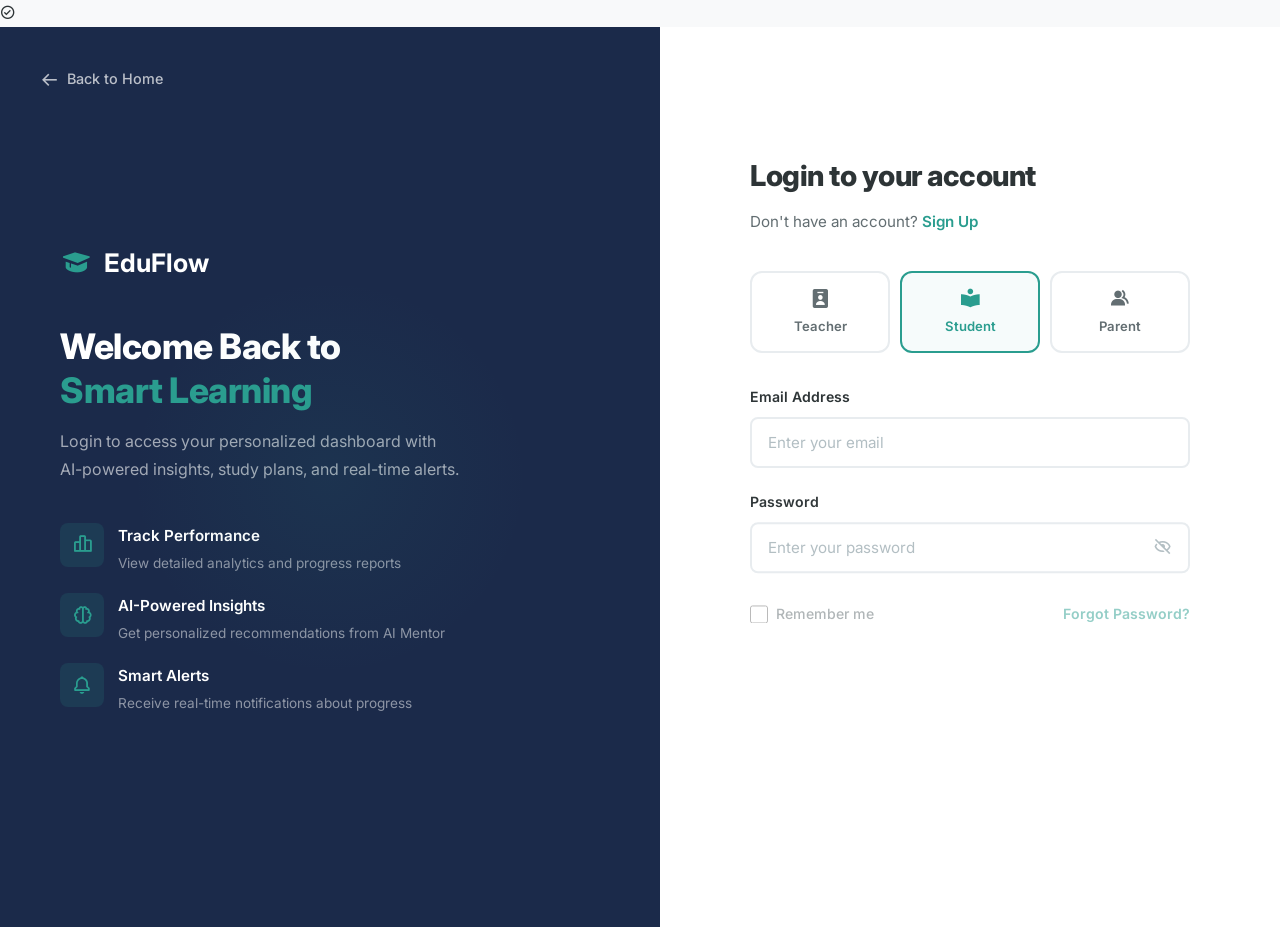
<file: pages/login.html>
<!DOCTYPE html>
<html lang="en">
<head>
    <meta charset="UTF-8">
    <meta name="viewport" content="width=device-width, initial-scale=1.0">
    <meta name="description" content="Login to EduFlow — Access your personalized dashboard as a Teacher, Student, or Parent.">
    <title>Login — EduFlow</title>

    <!-- Google Fonts -->
    <link rel="preconnect" href="https://fonts.googleapis.com">
    <link rel="preconnect" href="https://fonts.gstatic.com" crossorigin>
    <link href="https://fonts.googleapis.com/css2?family=Inter:wght@400;500;600;700;800&display=swap" rel="stylesheet">
    
    <!-- Boxicons -->
    <link href="https://unpkg.com/boxicons@2.1.4/css/boxicons.min.css" rel="stylesheet">
    
    <!-- Stylesheets (base + auth) -->
    <link rel="stylesheet" href="../css/style.css">
    <link rel="stylesheet" href="../css/auth.css">
</head>

<body>
    <!-- ============================================
         SUCCESS NOTIFICATION (hidden by default)
         ============================================ -->
    <div class="auth-success" id="auth-success">
        <i class='bx bx-check-circle'></i>
        <span></span>
    </div>


    <!-- ============================================
         LOGIN PAGE — Split screen layout
         ============================================ -->
    <div class="auth-page">
        
        <!-- ============================
             LEFT — Branding Panel
             ============================ -->
        <div class="auth-branding">
            <!-- Back to Home -->
            <a href="../index.html" class="auth-back">
                <i class='bx bx-arrow-back'></i>
                Back to Home
            </a>
            
            <!-- Logo -->
            <div class="auth-logo">
                <i class='bx bxs-graduation'></i>
                <span>EduFlow</span>
            </div>
            
            <!-- Headline -->
            <h2>Welcome Back to<br><span>Smart Learning</span></h2>
            <p>Login to access your personalized dashboard with AI-powered insights, study plans, and real-time alerts.</p>
            
            <!-- Features List -->
            <div class="auth-features">
                <div class="auth-feature">
                    <div class="auth-feature-icon">
                        <i class='bx bx-bar-chart-alt-2'></i>
                    </div>
                    <div>
                        <h4>Track Performance</h4>
                        <p>View detailed analytics and progress reports</p>
                    </div>
                </div>
                
                <div class="auth-feature">
                    <div class="auth-feature-icon">
                        <i class='bx bx-brain'></i>
                    </div>
                    <div>
                        <h4>AI-Powered Insights</h4>
                        <p>Get personalized recommendations from AI Mentor</p>
                    </div>
                </div>
                
                <div class="auth-feature">
                    <div class="auth-feature-icon">
                        <i class='bx bx-bell'></i>
                    </div>
                    <div>
                        <h4>Smart Alerts</h4>
                        <p>Receive real-time notifications about progress</p>
                    </div>
                </div>
            </div>
        </div>
        
        
        <!-- ============================
             RIGHT — Login Form
             ============================ -->
        <div class="auth-form-panel">
            <div class="auth-form-card">
                
                <!-- Mobile Header (visible only on mobile) -->
                <div class="auth-mobile-header">
                    <a href="../index.html" class="auth-back" style="position: static; color: var(--text-secondary);">
                        <i class='bx bx-arrow-back'></i>
                        Home
                    </a>
                    <div class="auth-logo" style="margin-bottom: 0; font-size: 1.2rem; color: var(--primary);">
                        <i class='bx bxs-graduation'></i>
                        <span>EduFlow</span>
                    </div>
                </div>
                
                <!-- Form Header -->
                <div class="auth-form-header">
                    <h2>Login to your account</h2>
                    <p>Don't have an account? <a href="signup.html">Sign Up</a></p>
                </div>
                
                <!-- Role Selection Tabs -->
                <div class="role-tabs">
                    <div class="role-tab" data-role="teacher">
                        <i class='bx bxs-user-badge'></i>
                        <span>Teacher</span>
                    </div>
                    <div class="role-tab active" data-role="student">
                        <i class='bx bxs-book-reader'></i>
                        <span>Student</span>
                    </div>
                    <div class="role-tab" data-role="parent">
                        <i class='bx bxs-group'></i>
                        <span>Parent</span>
                    </div>
                </div>
                
                <!-- Login Form -->
                <form class="auth-form" id="login-form" novalidate>
                    <!-- Email -->
                    <div class="form-group">
                        <label class="form-label" for="login-email">Email Address</label>
                        <input 
                            type="email" 
                            class="form-input" 
                            id="login-email" 
                            placeholder="Enter your email"
                            autocomplete="email"
                            required
                        >
                        <span class="form-error">Please enter a valid email</span>
                    </div>
                    
                    <!-- Password -->
                    <div class="form-group">
                        <label class="form-label" for="login-password">Password</label>
                        <div class="input-wrapper">
                            <input 
                                type="password" 
                                class="form-input" 
                                id="login-password" 
                                placeholder="Enter your password"
                                autocomplete="current-password"
                                required
                            >
                            <button type="button" class="password-toggle" aria-label="Toggle password visibility">
                                <i class='bx bx-hide'></i>
                            </button>
                        </div>
                        <span class="form-error">Password must be at least 6 characters</span>
                    </div>
                    
                    <!-- Remember Me + Forgot Password -->
                    <div class="form-row">
                        <label class="form-checkbox">
                            <input type="checkbox" id="remember-checkbox">
                            Remember me
                        </label>
                        <a href="#" class="form-forgot">Forgot Password?</a>
                    </div>
                    
                    <!-- Submit Button -->
                    <button type="submit" class="auth-submit">
                        <i class='bx bx-log-in'></i>
                        Login
                    </button>
                </form>
                
                <!-- Divider -->
                <div class="auth-divider">
                    <span>or continue with</span>
                </div>
                
                <!-- Switch to Signup -->
                <div class="auth-switch">
                    New to EduFlow? <a href="signup.html">Create an account</a>
                </div>
            </div>
        </div>
    </div>


    <!-- Scripts -->
    <script src="https://cdnjs.cloudflare.com/ajax/libs/gsap/3.12.5/gsap.min.js"></script>
    <script src="../js/config.js"></script>
    <script src="../js/auth.js"></script>
</body>
</html>
</file>
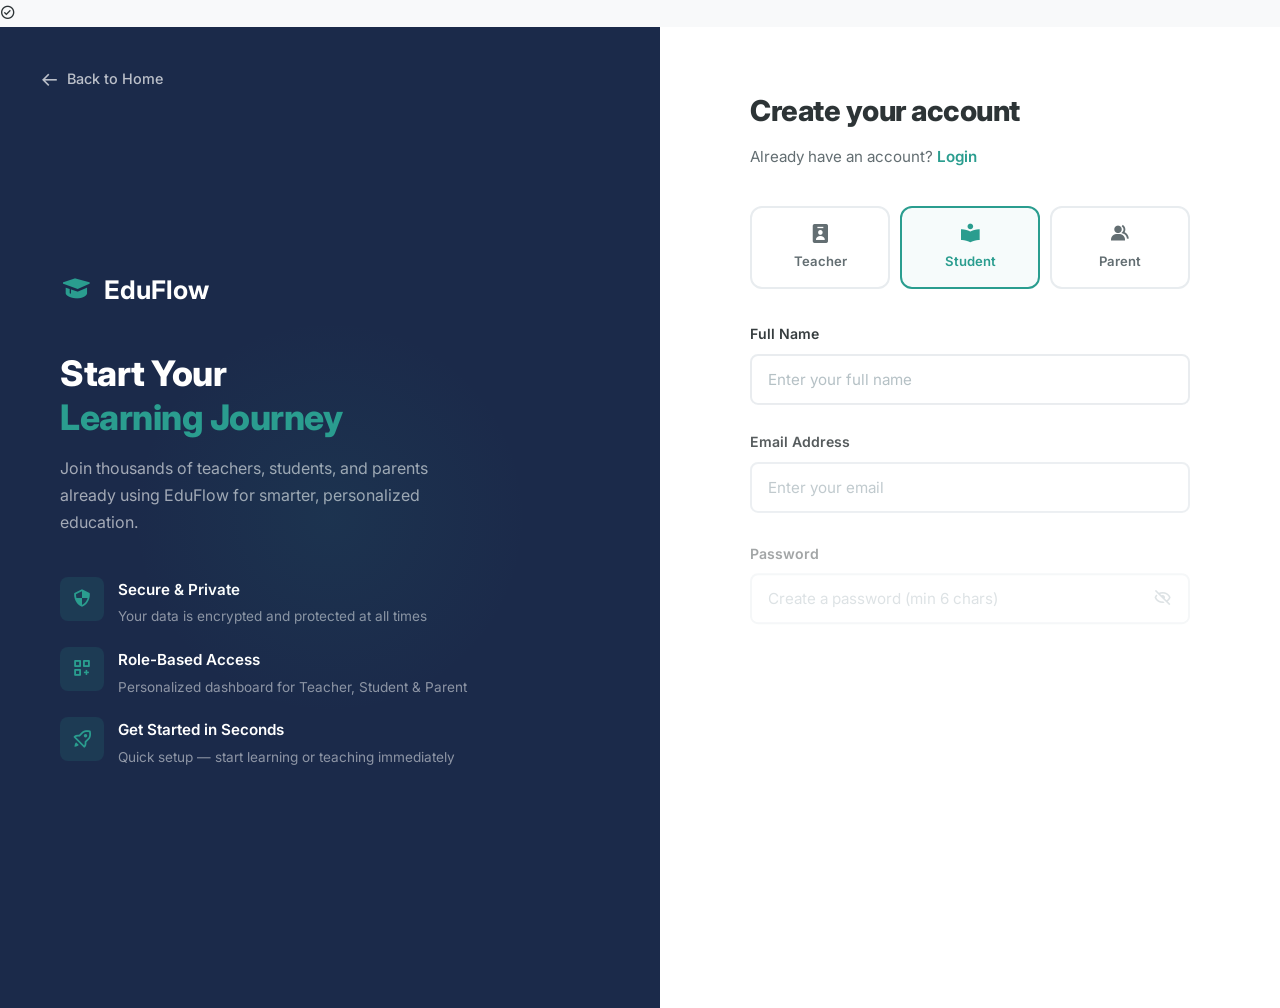
<file: pages/signup.html>
<!DOCTYPE html>
<html lang="en">
<head>
    <meta charset="UTF-8">
    <meta name="viewport" content="width=device-width, initial-scale=1.0">
    <meta name="description" content="Sign up for EduFlow — Create your account as a Teacher, Student, or Parent and start learning smarter.">
    <title>Sign Up — EduFlow</title>

    <!-- Google Fonts -->
    <link rel="preconnect" href="https://fonts.googleapis.com">
    <link rel="preconnect" href="https://fonts.gstatic.com" crossorigin>
    <link href="https://fonts.googleapis.com/css2?family=Inter:wght@400;500;600;700;800&display=swap" rel="stylesheet">
    
    <!-- Boxicons -->
    <link href="https://unpkg.com/boxicons@2.1.4/css/boxicons.min.css" rel="stylesheet">
    
    <!-- Stylesheets (base + auth) -->
    <link rel="stylesheet" href="../css/style.css">
    <link rel="stylesheet" href="../css/auth.css">
</head>

<body>
    <!-- ============================================
         SUCCESS NOTIFICATION (hidden by default)
         ============================================ -->
    <div class="auth-success" id="auth-success">
        <i class='bx bx-check-circle'></i>
        <span></span>
    </div>


    <!-- ============================================
         SIGNUP PAGE — Split screen layout
         ============================================ -->
    <div class="auth-page">
        
        <!-- ============================
             LEFT — Branding Panel
             ============================ -->
        <div class="auth-branding">
            <!-- Back to Home -->
            <a href="../index.html" class="auth-back">
                <i class='bx bx-arrow-back'></i>
                Back to Home
            </a>
            
            <!-- Logo -->
            <div class="auth-logo">
                <i class='bx bxs-graduation'></i>
                <span>EduFlow</span>
            </div>
            
            <!-- Headline -->
            <h2>Start Your<br><span>Learning Journey</span></h2>
            <p>Join thousands of teachers, students, and parents already using EduFlow for smarter, personalized education.</p>
            
            <!-- Features List -->
            <div class="auth-features">
                <div class="auth-feature">
                    <div class="auth-feature-icon">
                        <i class='bx bx-shield-quarter'></i>
                    </div>
                    <div>
                        <h4>Secure & Private</h4>
                        <p>Your data is encrypted and protected at all times</p>
                    </div>
                </div>
                
                <div class="auth-feature">
                    <div class="auth-feature-icon">
                        <i class='bx bx-customize'></i>
                    </div>
                    <div>
                        <h4>Role-Based Access</h4>
                        <p>Personalized dashboard for Teacher, Student & Parent</p>
                    </div>
                </div>
                
                <div class="auth-feature">
                    <div class="auth-feature-icon">
                        <i class='bx bx-rocket'></i>
                    </div>
                    <div>
                        <h4>Get Started in Seconds</h4>
                        <p>Quick setup — start learning or teaching immediately</p>
                    </div>
                </div>
            </div>
        </div>
        
        
        <!-- ============================
             RIGHT — Signup Form
             ============================ -->
        <div class="auth-form-panel">
            <div class="auth-form-card">
                
                <!-- Mobile Header (visible only on mobile) -->
                <div class="auth-mobile-header">
                    <a href="../index.html" class="auth-back" style="position: static; color: var(--text-secondary);">
                        <i class='bx bx-arrow-back'></i>
                        Home
                    </a>
                    <div class="auth-logo" style="margin-bottom: 0; font-size: 1.2rem; color: var(--primary);">
                        <i class='bx bxs-graduation'></i>
                        <span>EduFlow</span>
                    </div>
                </div>
                
                <!-- Form Header -->
                <div class="auth-form-header">
                    <h2>Create your account</h2>
                    <p>Already have an account? <a href="login.html">Login</a></p>
                </div>
                
                <!-- Role Selection Tabs -->
                <div class="role-tabs">
                    <div class="role-tab" data-role="teacher">
                        <i class='bx bxs-user-badge'></i>
                        <span>Teacher</span>
                    </div>
                    <div class="role-tab active" data-role="student">
                        <i class='bx bxs-book-reader'></i>
                        <span>Student</span>
                    </div>
                    <div class="role-tab" data-role="parent">
                        <i class='bx bxs-group'></i>
                        <span>Parent</span>
                    </div>
                </div>
                
                <!-- Signup Form -->
                <form class="auth-form" id="signup-form" novalidate>
                    <!-- Full Name -->
                    <div class="form-group">
                        <label class="form-label" for="signup-name">Full Name</label>
                        <input 
                            type="text" 
                            class="form-input" 
                            id="signup-name" 
                            placeholder="Enter your full name"
                            autocomplete="name"
                            required
                        >
                        <span class="form-error">Please enter your name</span>
                    </div>
                    
                    <!-- Email -->
                    <div class="form-group">
                        <label class="form-label" for="signup-email">Email Address</label>
                        <input 
                            type="email" 
                            class="form-input" 
                            id="signup-email" 
                            placeholder="Enter your email"
                            autocomplete="email"
                            required
                        >
                        <span class="form-error">Please enter a valid email</span>
                    </div>
                    
                    <!-- Password -->
                    <div class="form-group">
                        <label class="form-label" for="signup-password">Password</label>
                        <div class="input-wrapper">
                            <input 
                                type="password" 
                                class="form-input" 
                                id="signup-password" 
                                placeholder="Create a password (min 6 chars)"
                                autocomplete="new-password"
                                required
                            >
                            <button type="button" class="password-toggle" aria-label="Toggle password visibility">
                                <i class='bx bx-hide'></i>
                            </button>
                        </div>
                        <span class="form-error">Password must be at least 6 characters</span>
                    </div>
                    
                    <!-- Confirm Password -->
                    <div class="form-group">
                        <label class="form-label" for="signup-confirm-password">Confirm Password</label>
                        <div class="input-wrapper">
                            <input 
                                type="password" 
                                class="form-input" 
                                id="signup-confirm-password" 
                                placeholder="Re-enter your password"
                                autocomplete="new-password"
                                required
                            >
                            <button type="button" class="password-toggle" aria-label="Toggle password visibility">
                                <i class='bx bx-hide'></i>
                            </button>
                        </div>
                        <span class="form-error">Passwords do not match</span>
                    </div>
                    
                    <!-- Terms & Conditions -->
                    <div class="form-row">
                        <label class="form-checkbox">
                            <input type="checkbox" id="terms-checkbox">
                            I agree to the <a href="#" style="color: var(--secondary); font-weight: 600;">Terms & Conditions</a>
                        </label>
                    </div>
                    
                    <!-- Submit Button -->
                    <button type="submit" class="auth-submit">
                        <i class='bx bx-user-plus'></i>
                        Create Account
                    </button>
                </form>
                
                <!-- Divider -->
                <div class="auth-divider">
                    <span>or continue with</span>
                </div>
                
                <!-- Switch to Login -->
                <div class="auth-switch">
                    Already have an account? <a href="login.html">Login here</a>
                </div>
            </div>
        </div>
    </div>


    <!-- Scripts -->
    <script src="https://cdnjs.cloudflare.com/ajax/libs/gsap/3.12.5/gsap.min.js"></script>
    <script src="../js/config.js"></script>
    <script src="../js/auth.js"></script>
</body>
</html>
</file>
<file: css/style.css>
/* ========================================
   EduFlow AI — Main Stylesheet
   ========================================
   
   STRUCTURE:
   1. CSS Variables (Color Palette, Spacing, etc.)
   2. Reset & Base Styles
   3. Utility Classes
   4. Buttons
   5. Navbar
   6. Hero Section
   7. Roles Section
   8. Workflow / Timeline Section
   9. AI Features Section
   10. Alerts Section
   11. Stats Section
   12. CTA Section
   13. Footer
   14. Responsive Styles (Tablet → Mobile → Small Mobile)
   
   ======================================== */


/* ========================================
   1. CSS VARIABLES
   ======================================== */
:root {
    /* --- Primary Colors --- */
    --primary: #1B2A4A;
    --primary-light: #243B6A;
    --secondary: #2A9D8F;
    --secondary-light: #35C4B3;
    
    /* --- Role Colors (each role has its own solid color) --- */
    --teacher: #264653;
    --student: #2A9D8F;
    --parent: #E76F51;
    
    /* --- AI Accent --- */
    --ai-accent: #6C3483;
    --ai-accent-light: #8E44AD;
    
    /* --- Backgrounds --- */
    --bg-light: #F8F9FA;
    --bg-dark: #1A1A2E;
    --bg-white: #FFFFFF;
    
    /* --- Text Colors --- */
    --text-primary: #2D3436;
    --text-secondary: #636E72;
    --text-light: #B2BEC3;
    --text-white: #FFFFFF;
    
    /* --- Borders & Shadows (no gradients, just clean shadows) --- */
    --border: #E8ECEF;
    --shadow-sm: 0 2px 8px rgba(0, 0, 0, 0.06);
    --shadow-md: 0 4px 20px rgba(0, 0, 0, 0.08);
    --shadow-lg: 0 8px 30px rgba(0, 0, 0, 0.12);
    --shadow-xl: 0 20px 60px rgba(0, 0, 0, 0.15);
    
    /* --- Spacing --- */
    --section-padding: 100px 0;
    --container-max: 1200px;
    
    /* --- Border Radius --- */
    --radius-sm: 8px;
    --radius-md: 12px;
    --radius-lg: 20px;
    --radius-xl: 28px;
    
    /* --- Transitions --- */
    --transition-fast: 0.2s ease;
    --transition: 0.3s ease;
    --transition-slow: 0.5s ease;
}


/* ========================================
   2. RESET & BASE STYLES
   ======================================== */
*,
*::before,
*::after {
    margin: 0;
    padding: 0;
    box-sizing: border-box;
}

html {
    scroll-behavior: smooth;
    scroll-padding-top: 80px;
}

body {
    font-family: 'Inter', -apple-system, BlinkMacSystemFont, 'Segoe UI', sans-serif;
    font-size: 16px;
    line-height: 1.7;
    color: var(--text-primary);
    background-color: var(--bg-light);
    overflow-x: hidden;
    -webkit-font-smoothing: antialiased;
    -moz-osx-font-smoothing: grayscale;
}

a {
    text-decoration: none;
    color: inherit;
    transition: var(--transition);
}

ul {
    list-style: none;
}

img {
    max-width: 100%;
    display: block;
}


/* ========================================
   3. UTILITY CLASSES
   ======================================== */

/* Container — max-width with center alignment */
.container {
    width: 100%;
    max-width: var(--container-max);
    margin: 0 auto;
    padding: 0 24px;
}

/* Section Header — centered title block used in every section */
.section-header {
    text-align: center;
    margin-bottom: 64px;
}

/* Section Tag — small colored badge above title */
.section-tag {
    display: inline-block;
    padding: 6px 16px;
    background-color: rgba(42, 157, 143, 0.1);
    color: var(--secondary);
    font-size: 0.85rem;
    font-weight: 600;
    border-radius: 50px;
    margin-bottom: 16px;
    letter-spacing: 0.5px;
}

/* Light variant for dark backgrounds */
.section-tag-light {
    background-color: rgba(42, 157, 143, 0.2);
    color: var(--secondary-light);
}

/* Section Title */
.section-title {
    font-size: 2.5rem;
    font-weight: 800;
    color: var(--text-primary);
    margin-bottom: 16px;
    letter-spacing: -0.5px;
}

/* Light variant for dark backgrounds */
.section-header-light .section-title {
    color: var(--text-white);
}

/* Section Subtitle */
.section-subtitle {
    font-size: 1.1rem;
    color: var(--text-secondary);
    max-width: 600px;
    margin: 0 auto;
    line-height: 1.8;
}

/* Light variant for dark backgrounds */
.section-header-light .section-subtitle {
    color: var(--text-light);
}


/* ========================================
   4. BUTTONS
   ======================================== */
.btn {
    display: inline-flex;
    align-items: center;
    gap: 8px;
    padding: 12px 28px;
    font-size: 0.95rem;
    font-weight: 600;
    border-radius: var(--radius-sm);
    border: 2px solid transparent;
    cursor: pointer;
    transition: var(--transition);
    font-family: inherit;
    white-space: nowrap;
}

.btn i {
    font-size: 1.2rem;
}

/* Large button */
.btn-lg {
    padding: 16px 32px;
    font-size: 1rem;
}

/* Primary button — solid teal */
.btn-primary {
    background-color: var(--secondary);
    color: var(--text-white);
    border-color: var(--secondary);
}

.btn-primary:hover {
    background-color: var(--secondary-light);
    border-color: var(--secondary-light);
    transform: translateY(-2px);
    box-shadow: 0 8px 25px rgba(42, 157, 143, 0.3);
}

/* Outline button — transparent with teal border */
.btn-outline {
    background-color: transparent;
    color: var(--secondary);
    border-color: var(--secondary);
}

.btn-outline:hover {
    background-color: var(--secondary);
    color: var(--text-white);
    transform: translateY(-2px);
}

/* White button — solid white (for dark backgrounds) */
.btn-white {
    background-color: var(--bg-white);
    color: var(--primary);
    border-color: var(--bg-white);
}

.btn-white:hover {
    background-color: transparent;
    color: var(--text-white);
    border-color: var(--text-white);
    transform: translateY(-2px);
}

/* Outline white button */
.btn-outline-white {
    background-color: transparent;
    color: var(--text-white);
    border-color: rgba(255, 255, 255, 0.4);
}

.btn-outline-white:hover {
    background-color: var(--bg-white);
    color: var(--primary);
    transform: translateY(-2px);
}


/* ========================================
   5. NAVBAR
   ======================================== */
.navbar {
    position: fixed;
    top: 0;
    left: 0;
    width: 100%;
    z-index: 1000;
    padding: 20px 0;
    transition: var(--transition);
    background-color: transparent;
}

/* Scrolled state — white background with shadow */
.navbar.scrolled {
    padding: 12px 0;
    background-color: var(--bg-white);
    box-shadow: var(--shadow-sm);
}

.nav-container {
    display: flex;
    align-items: center;
    justify-content: space-between;
}

/* Logo */
.nav-logo {
    display: flex;
    align-items: center;
    gap: 10px;
    font-size: 1.4rem;
    font-weight: 600;
    color: var(--text-white);
    z-index: 1001;
}

.navbar.scrolled .nav-logo {
    color: var(--primary);
}

.nav-logo i {
    font-size: 1.8rem;
    color: var(--secondary);
}

.nav-logo strong {
    color: var(--secondary);
}

/* Nav Menu — horizontal links */
.nav-menu {
    display: flex;
    align-items: center;
    gap: 8px;
}

/* Nav Links */
.nav-link {
    padding: 8px 16px;
    font-size: 0.9rem;
    font-weight: 500;
    color: rgba(255, 255, 255, 0.8);
    border-radius: var(--radius-sm);
    transition: var(--transition);
}

.navbar.scrolled .nav-link {
    color: var(--text-secondary);
}

.nav-link:hover,
.nav-link.active {
    color: var(--text-white);
    background-color: rgba(255, 255, 255, 0.1);
}

.navbar.scrolled .nav-link:hover,
.navbar.scrolled .nav-link.active {
    color: var(--secondary);
    background-color: rgba(42, 157, 143, 0.08);
}

/* Nav CTA Button */
.nav-cta {
    padding: 10px 24px;
    font-size: 0.9rem;
}

/* Nav Auth Buttons — Login + Sign Up (Desktop) */
.nav-auth {
    display: flex;
    align-items: center;
    gap: 16px;
}

.nav-login {
    font-size: 0.9rem;
    font-weight: 600;
    color: rgba(255, 255, 255, 0.85);
    padding: 8px 4px;
    transition: var(--transition);
}

.nav-login:hover {
    color: var(--text-white);
}

.navbar.scrolled .nav-login {
    color: var(--text-secondary);
}

.navbar.scrolled .nav-login:hover {
    color: var(--secondary);
}

/* Mobile-only auth buttons inside nav menu */
.nav-menu-auth {
    display: none;
}

/* Hamburger Menu Button (hidden on desktop) */
.hamburger {
    display: none;
    flex-direction: column;
    gap: 5px;
    background: none;
    border: none;
    cursor: pointer;
    z-index: 1001;
    padding: 4px;
}

.hamburger span {
    width: 24px;
    height: 2.5px;
    background-color: var(--text-white);
    border-radius: 2px;
    transition: var(--transition);
}

.navbar.scrolled .hamburger span {
    background-color: var(--text-primary);
}

/* Hamburger active state — X icon */
.hamburger.active span:nth-child(1) {
    transform: rotate(45deg) translate(5px, 5px);
}

.hamburger.active span:nth-child(2) {
    opacity: 0;
}

.hamburger.active span:nth-child(3) {
    transform: rotate(-45deg) translate(5px, -5px);
}


/* ========================================
   6. HERO SECTION
   ======================================== */
.hero {
    padding: 160px 0 100px;
    background-color: var(--primary);
    position: relative;
    overflow: hidden;
}

/* Subtle radial highlight (not a gradient — just a soft glow) */
.hero::before {
    content: '';
    position: absolute;
    top: 0;
    left: 0;
    right: 0;
    bottom: 0;
    background: radial-gradient(circle at 70% 50%, rgba(42, 157, 143, 0.06) 0%, transparent 50%);
    pointer-events: none;
}

/* Two-column grid layout */
.hero-container {
    display: grid;
    grid-template-columns: 1fr 1fr;
    gap: 60px;
    align-items: center;
}

/* Hero Badge — small tag above title */
.hero-badge {
    display: inline-flex;
    align-items: center;
    gap: 8px;
    padding: 8px 18px;
    background-color: rgba(42, 157, 143, 0.15);
    color: var(--secondary-light);
    font-size: 0.85rem;
    font-weight: 500;
    border-radius: 50px;
    margin-bottom: 24px;
}

.hero-badge i {
    font-size: 1rem;
}

/* Hero Title */
.hero-title {
    font-size: 3.5rem;
    font-weight: 800;
    color: var(--text-white);
    line-height: 1.15;
    margin-bottom: 20px;
    letter-spacing: -1px;
}

.hero-title .highlight {
    color: var(--secondary);
}

/* Hero Subtitle */
.hero-subtitle {
    font-size: 1.1rem;
    color: rgba(255, 255, 255, 0.7);
    line-height: 1.8;
    margin-bottom: 36px;
    max-width: 520px;
}

/* Hero Action Buttons */
.hero-actions {
    display: flex;
    gap: 16px;
    margin-bottom: 48px;
    flex-wrap: wrap;
}

/* Mini Stats Row */
.hero-stats-mini {
    display: flex;
    align-items: center;
    gap: 24px;
}

.hero-stat-item strong {
    display: block;
    font-size: 1.5rem;
    color: var(--text-white);
    font-weight: 700;
}

.hero-stat-item span {
    font-size: 0.85rem;
    color: rgba(255, 255, 255, 0.5);
}

.hero-stat-divider {
    width: 1px;
    height: 40px;
    background-color: rgba(255, 255, 255, 0.15);
}


/* --- Hero Visual — Dashboard Card --- */
.hero-visual {
    position: relative;
    display: flex;
    justify-content: center;
    align-items: center;
    min-height: 400px;
}

/* Dashboard Card — looks like a mini app window */
.dashboard-card {
    background-color: var(--bg-white);
    border-radius: var(--radius-lg);
    box-shadow: var(--shadow-xl);
    width: 100%;
    max-width: 400px;
    overflow: hidden;
}

/* Dashboard Header — window-style dots */
.dashboard-header {
    display: flex;
    align-items: center;
    gap: 12px;
    padding: 14px 20px;
    background-color: var(--bg-light);
    border-bottom: 1px solid var(--border);
}

.dashboard-dots {
    display: flex;
    gap: 6px;
}

.dashboard-dots span {
    width: 10px;
    height: 10px;
    border-radius: 50%;
}

.dashboard-dots span:nth-child(1) { background-color: #FF6B6B; }
.dashboard-dots span:nth-child(2) { background-color: #FFC048; }
.dashboard-dots span:nth-child(3) { background-color: #51CF66; }

.dashboard-title {
    font-size: 0.8rem;
    color: var(--text-secondary);
    font-weight: 500;
}

/* Dashboard Body */
.dashboard-body {
    padding: 24px 20px;
}

/* Student Profile Row */
.dashboard-profile {
    display: flex;
    align-items: center;
    gap: 14px;
    margin-bottom: 24px;
}

.avatar {
    width: 44px;
    height: 44px;
    border-radius: 50%;
    background-color: var(--secondary);
    color: var(--text-white);
    display: flex;
    align-items: center;
    justify-content: center;
    font-weight: 700;
    font-size: 0.9rem;
}

.dashboard-profile h4 {
    font-size: 0.95rem;
    font-weight: 600;
    color: var(--text-primary);
}

.dashboard-profile p {
    font-size: 0.8rem;
    color: var(--text-secondary);
}

/* Performance Chart (CSS bars) */
.dashboard-chart {
    display: flex;
    align-items: flex-end;
    gap: 12px;
    height: 120px;
    padding: 0 8px;
    margin-bottom: 20px;
}

.chart-bar {
    flex: 1;
    background-color: var(--bar-color, var(--secondary));
    border-radius: 6px 6px 0 0;
    height: 0; /* Animated via JS */
    position: relative;
    transition: height 1s ease;
    opacity: 0.85;
}

.chart-bar:hover {
    opacity: 1;
}

.chart-label {
    position: absolute;
    bottom: -22px;
    left: 50%;
    transform: translateX(-50%);
    font-size: 0.7rem;
    color: var(--text-secondary);
    font-weight: 500;
}

/* AI Tip Box */
.dashboard-ai-tip {
    display: flex;
    align-items: center;
    gap: 10px;
    padding: 12px 16px;
    background-color: rgba(108, 52, 131, 0.08);
    border-radius: var(--radius-sm);
    border-left: 3px solid var(--ai-accent);
}

.dashboard-ai-tip i {
    color: var(--ai-accent);
    font-size: 1.2rem;
    flex-shrink: 0;
}

.dashboard-ai-tip span {
    font-size: 0.8rem;
    color: var(--ai-accent);
    font-weight: 500;
}


/* --- Floating Badges (positioned around dashboard card) --- */
.float-badge {
    position: absolute;
    display: flex;
    align-items: center;
    gap: 8px;
    padding: 10px 18px;
    background-color: var(--bg-white);
    border-radius: var(--radius-md);
    box-shadow: var(--shadow-lg);
    font-size: 0.82rem;
    font-weight: 600;
    color: var(--text-primary);
    white-space: nowrap;
}

.float-badge i {
    font-size: 1.1rem;
}

/* Badge positions */
.float-badge-1 {
    top: 10%;
    right: -10px;
}

.float-badge-1 i { color: #51CF66; }

.float-badge-2 {
    bottom: 25%;
    left: -30px;
}

.float-badge-2 i { color: var(--ai-accent); }

.float-badge-3 {
    bottom: 5%;
    right: 0;
}

.float-badge-3 i { color: var(--parent); }


/* ========================================
   7. ROLES SECTION
   ======================================== */
.roles {
    padding: var(--section-padding);
    background-color: var(--bg-white);
}

/* 3-column grid */
.roles-grid {
    display: grid;
    grid-template-columns: repeat(3, 1fr);
    gap: 32px;
}

/* Role Card */
.role-card {
    padding: 40px 32px;
    border-radius: var(--radius-lg);
    background-color: var(--bg-white);
    border: 1px solid var(--border);
    transition: var(--transition);
    position: relative;
    overflow: hidden;
}

/* Colored top border strip */
.role-card::before {
    content: '';
    position: absolute;
    top: 0;
    left: 0;
    right: 0;
    height: 4px;
    transition: var(--transition);
}

.role-teacher::before { background-color: var(--teacher); }
.role-student::before { background-color: var(--student); }
.role-parent::before { background-color: var(--parent); }

/* Card hover effect */
.role-card:hover {
    transform: translateY(-8px);
    box-shadow: var(--shadow-lg);
    border-color: transparent;
}

/* Role Icon */
.role-icon {
    width: 60px;
    height: 60px;
    border-radius: var(--radius-md);
    display: flex;
    align-items: center;
    justify-content: center;
    margin-bottom: 24px;
}

.role-icon i {
    font-size: 1.8rem;
    color: var(--text-white);
}

/* Each role icon gets its own solid color */
.role-teacher .role-icon { background-color: var(--teacher); }
.role-student .role-icon { background-color: var(--student); }
.role-parent .role-icon { background-color: var(--parent); }

.role-card h3 {
    font-size: 1.4rem;
    font-weight: 700;
    margin-bottom: 12px;
    color: var(--text-primary);
}

.role-card p {
    font-size: 0.95rem;
    color: var(--text-secondary);
    margin-bottom: 20px;
    line-height: 1.7;
}

/* Feature List */
.role-features {
    display: flex;
    flex-direction: column;
    gap: 10px;
}

.role-features li {
    display: flex;
    align-items: center;
    gap: 10px;
    font-size: 0.9rem;
    color: var(--text-primary);
    font-weight: 500;
}

.role-features li i {
    font-size: 1.1rem;
}

/* Check icon colors per role */
.role-teacher .role-features li i { color: var(--teacher); }
.role-student .role-features li i { color: var(--student); }
.role-parent .role-features li i { color: var(--parent); }


/* ========================================
   8. WORKFLOW / TIMELINE SECTION
   ======================================== */
.workflow {
    padding: var(--section-padding);
    background-color: var(--bg-light);
}

.timeline {
    position: relative;
    max-width: 900px;
    margin: 0 auto;
    padding: 20px 0;
}

/* Vertical connecting line */
.timeline-line {
    position: absolute;
    left: 50%;
    top: 0;
    bottom: 0;
    width: 3px;
    background-color: var(--border);
    transform: translateX(-50%);
}

/* Timeline Item — each step */
.timeline-item {
    display: flex;
    align-items: center;
    margin-bottom: 50px;
    position: relative;
}

.timeline-item:last-child {
    margin-bottom: 0;
}

/* Left-aligned items (odd steps) */
.timeline-left {
    justify-content: flex-start;
    padding-right: calc(50% + 40px);
}

/* Right-aligned items (even steps) */
.timeline-right {
    justify-content: flex-end;
    padding-left: calc(50% + 40px);
}

/* Center-aligned (final step) */
.timeline-center {
    justify-content: center;
    padding: 0;
    flex-direction: column;
    align-items: center;
    padding-top: 75px; /* Space for the larger dot + gap */
}

/* Timeline Dot — numbered circle on the line */
.timeline-dot {
    position: absolute;
    left: 50%;
    transform: translateX(-50%);
    width: 40px;
    height: 40px;
    border-radius: 50%;
    background-color: var(--secondary);
    display: flex;
    align-items: center;
    justify-content: center;
    z-index: 2;
    box-shadow: 0 0 0 6px var(--bg-light);
}

.timeline-dot span {
    font-size: 0.85rem;
    font-weight: 700;
    color: var(--text-white);
}

/* Final dot — larger, different color */
.timeline-dot-final {
    width: 50px;
    height: 50px;
    background-color: var(--primary);
    top: 0;
}

/* Timeline Content Card */
.timeline-content {
    background-color: var(--bg-white);
    padding: 28px;
    border-radius: var(--radius-md);
    box-shadow: var(--shadow-sm);
    border: 1px solid var(--border);
    transition: var(--transition);
    max-width: 100%;
}

.timeline-content:hover {
    box-shadow: var(--shadow-md);
    transform: translateY(-4px);
}

/* Final step content — centered */
.timeline-content-final {
    text-align: center;
    max-width: 400px;
}

/* Timeline Step Icon */
.timeline-icon {
    width: 44px;
    height: 44px;
    border-radius: var(--radius-sm);
    background-color: rgba(42, 157, 143, 0.1);
    display: flex;
    align-items: center;
    justify-content: center;
    margin-bottom: 16px;
}

.timeline-icon i {
    font-size: 1.3rem;
    color: var(--accent, var(--secondary));
}

.timeline-content h3 {
    font-size: 1.15rem;
    font-weight: 700;
    margin-bottom: 8px;
    color: var(--text-primary);
}

.timeline-content p {
    font-size: 0.9rem;
    color: var(--text-secondary);
    line-height: 1.6;
}


/* ========================================
   9. AI FEATURES SECTION (Dark Background)
   ======================================== */
.features {
    padding: var(--section-padding);
    background-color: var(--bg-dark);
}

/* 3-column grid */
.features-grid {
    display: grid;
    grid-template-columns: repeat(3, 1fr);
    gap: 32px;
}

/* Feature Card — glass-like on dark bg */
.feature-card {
    padding: 40px 32px;
    border-radius: var(--radius-lg);
    background-color: rgba(255, 255, 255, 0.05);
    border: 1px solid rgba(255, 255, 255, 0.08);
    transition: var(--transition);
}

.feature-card:hover {
    background-color: rgba(255, 255, 255, 0.08);
    transform: translateY(-8px);
    box-shadow: 0 20px 40px rgba(0, 0, 0, 0.3);
    border-color: rgba(255, 255, 255, 0.12);
}

/* Feature Icon */
.feature-icon {
    width: 60px;
    height: 60px;
    border-radius: var(--radius-md);
    background-color: rgba(108, 52, 131, 0.2);
    display: flex;
    align-items: center;
    justify-content: center;
    margin-bottom: 24px;
}

.feature-icon i {
    font-size: 1.8rem;
    color: var(--ai-accent-light);
}

.feature-card h3 {
    font-size: 1.3rem;
    font-weight: 700;
    color: var(--text-white);
    margin-bottom: 12px;
}

.feature-card p {
    font-size: 0.95rem;
    color: var(--text-light);
    line-height: 1.7;
    margin-bottom: 20px;
}

/* Feature Tags — small pills */
.feature-tags {
    display: flex;
    flex-wrap: wrap;
    gap: 8px;
}

.feature-tags span {
    padding: 4px 14px;
    font-size: 0.78rem;
    font-weight: 500;
    color: var(--secondary-light);
    background-color: rgba(42, 157, 143, 0.12);
    border-radius: 50px;
}


/* ========================================
   10. ALERTS SECTION
   ======================================== */
.alerts {
    padding: var(--section-padding);
    background-color: var(--bg-white);
}

/* 3-column grid */
.alerts-grid {
    display: grid;
    grid-template-columns: repeat(3, 1fr);
    gap: 32px;
}

/* Alert Card — notification style */
.alert-card {
    border-radius: var(--radius-md);
    background-color: var(--bg-white);
    border: 1px solid var(--border);
    overflow: hidden;
    transition: var(--transition);
}

.alert-card:hover {
    transform: translateY(-6px);
    box-shadow: var(--shadow-lg);
}

/* Alert Header */
.alert-header {
    display: flex;
    align-items: center;
    gap: 14px;
    padding: 20px 24px;
    border-bottom: 1px solid var(--border);
}

/* Alert Icon Circle */
.alert-icon-wrapper {
    width: 42px;
    height: 42px;
    border-radius: 50%;
    display: flex;
    align-items: center;
    justify-content: center;
    flex-shrink: 0;
}

.alert-icon-wrapper i {
    font-size: 1.2rem;
    color: var(--text-white);
}

/* Role-specific icon backgrounds */
.alert-icon-student { background-color: var(--student); }
.alert-icon-teacher { background-color: var(--teacher); }
.alert-icon-parent { background-color: var(--parent); }

.alert-header h4 {
    font-size: 1rem;
    font-weight: 700;
    color: var(--text-primary);
}

.alert-time {
    font-size: 0.78rem;
    color: var(--text-secondary);
}

/* Alert Body */
.alert-body {
    padding: 20px 24px;
}

.alert-body p {
    font-size: 0.95rem;
    color: var(--text-secondary);
    line-height: 1.7;
}

/* Alert Footer */
.alert-footer {
    padding: 14px 24px;
    border-top: 1px solid var(--border);
}

/* Alert Action Link */
.alert-action {
    display: flex;
    align-items: center;
    gap: 6px;
    font-size: 0.88rem;
    font-weight: 600;
    cursor: pointer;
    transition: var(--transition);
}

/* Role-specific action colors */
.alert-student .alert-action { color: var(--student); }
.alert-teacher .alert-action { color: var(--teacher); }
.alert-parent .alert-action { color: var(--parent); }

.alert-action:hover {
    gap: 10px;
}


/* ========================================
   11. STATS SECTION
   ======================================== */
.stats {
    padding: var(--section-padding);
    background-color: var(--bg-light);
}

/* 4-column grid */
.stats-grid {
    display: grid;
    grid-template-columns: repeat(4, 1fr);
    gap: 32px;
}

/* Stat Card */
.stat-card {
    text-align: center;
    padding: 40px 24px;
    border-radius: var(--radius-lg);
    background-color: var(--bg-white);
    border: 1px solid var(--border);
    transition: var(--transition);
}

.stat-card:hover {
    transform: translateY(-4px);
    box-shadow: var(--shadow-md);
}

/* Stat Icon Circle */
.stat-icon {
    width: 56px;
    height: 56px;
    margin: 0 auto 20px;
    border-radius: 50%;
    background-color: rgba(42, 157, 143, 0.1);
    display: flex;
    align-items: center;
    justify-content: center;
}

.stat-icon i {
    font-size: 1.5rem;
    color: var(--secondary);
}

/* Stat Number (animated via JS) */
.stat-number {
    font-size: 2.5rem;
    font-weight: 800;
    color: var(--text-primary);
    margin-bottom: 6px;
    letter-spacing: -1px;
}

.stat-card p {
    font-size: 0.9rem;
    color: var(--text-secondary);
    font-weight: 500;
}


/* ========================================
   12. CTA SECTION
   ======================================== */
.cta {
    padding: var(--section-padding);
    background-color: var(--primary);
}

.cta-container {
    text-align: center;
}

.cta h2 {
    font-size: 2.5rem;
    font-weight: 800;
    color: var(--text-white);
    margin-bottom: 16px;
    letter-spacing: -0.5px;
}

.cta p {
    font-size: 1.1rem;
    color: rgba(255, 255, 255, 0.7);
    margin-bottom: 40px;
    max-width: 500px;
    margin-left: auto;
    margin-right: auto;
}

.cta-actions {
    display: flex;
    justify-content: center;
    gap: 16px;
    flex-wrap: wrap;
}


/* ========================================
   13. FOOTER
   ======================================== */
.footer {
    padding: 80px 0 0;
    background-color: var(--bg-dark);
}

/* Footer Grid — 4 columns (brand takes 2fr) */
.footer-grid {
    display: grid;
    grid-template-columns: 2fr 1fr 1fr 1fr;
    gap: 48px;
    padding-bottom: 60px;
    border-bottom: 1px solid rgba(255, 255, 255, 0.08);
}

/* Footer Logo */
.footer-logo {
    margin-bottom: 20px;
}

.footer-logo i {
    color: var(--secondary);
}

/* Footer Brand Description */
.footer-brand p {
    font-size: 0.9rem;
    color: var(--text-light);
    line-height: 1.8;
    margin-bottom: 24px;
    max-width: 320px;
}

/* Social Icons */
.footer-social {
    display: flex;
    gap: 12px;
}

.footer-social a {
    width: 40px;
    height: 40px;
    border-radius: 50%;
    background-color: rgba(255, 255, 255, 0.06);
    display: flex;
    align-items: center;
    justify-content: center;
    color: var(--text-light);
    font-size: 1.2rem;
    transition: var(--transition);
}

.footer-social a:hover {
    background-color: var(--secondary);
    color: var(--text-white);
    transform: translateY(-3px);
}

/* Footer Link Columns */
.footer-links h4 {
    font-size: 1rem;
    font-weight: 700;
    color: var(--text-white);
    margin-bottom: 20px;
}

.footer-links a {
    display: block;
    font-size: 0.9rem;
    color: var(--text-light);
    padding: 6px 0;
    transition: var(--transition);
}

.footer-links a:hover {
    color: var(--secondary);
    padding-left: 4px;
}

/* Footer Bottom Bar */
.footer-bottom {
    display: flex;
    justify-content: space-between;
    align-items: center;
    padding: 28px 0;
}

.footer-bottom p {
    font-size: 0.85rem;
    color: var(--text-light);
}


/* ========================================
   14. RESPONSIVE STYLES
   ======================================== */

/* --- Tablet (max-width: 1024px) --- */
@media (max-width: 1024px) {
    .hero-title {
        font-size: 2.8rem;
    }
    
    .hero-container {
        gap: 40px;
    }
    
    .roles-grid,
    .features-grid,
    .alerts-grid {
        grid-template-columns: repeat(2, 1fr);
    }
    
    .stats-grid {
        grid-template-columns: repeat(2, 1fr);
    }
    
    .footer-grid {
        grid-template-columns: 1fr 1fr;
        gap: 40px;
    }
    
    .section-title {
        font-size: 2rem;
    }
}


/* --- Mobile (max-width: 768px) --- */
@media (max-width: 768px) {
    /* Mobile Nav Menu — slide-in from right */
    .nav-menu {
        position: fixed;
        top: 0;
        right: -100%;
        width: 280px;
        height: 100vh;
        background-color: var(--bg-white);
        flex-direction: column;
        padding: 100px 32px 40px;
        gap: 4px;
        transition: var(--transition-slow);
        box-shadow: var(--shadow-xl);
    }
    
    .nav-menu.active {
        right: 0;
    }
    
    .nav-menu .nav-link {
        color: var(--text-primary);
        padding: 12px 16px;
        font-size: 1rem;
        width: 100%;
    }
    
    .nav-menu .nav-link:hover,
    .nav-menu .nav-link.active {
        background-color: rgba(42, 157, 143, 0.08);
        color: var(--secondary);
    }
    
    /* Hide desktop auth buttons, show hamburger */
    .nav-auth {
        display: none;
    }
    
    .hamburger {
        display: flex;
    }
    
    /* Show mobile auth buttons inside slide-in menu */
    .nav-menu-auth {
        display: flex;
        flex-direction: column;
        gap: 10px;
        margin-top: 20px;
        padding-top: 20px;
        border-top: 1px solid var(--border);
        width: 100%;
    }
    
    .nav-menu-auth .btn {
        width: 100%;
        justify-content: center;
    }
    
    /* Hero — single column */
    .hero {
        padding: 120px 0 80px;
    }
    
    .hero-container {
        grid-template-columns: 1fr;
        text-align: center;
    }
    
    .hero-title {
        font-size: 2.2rem;
    }
    
    .hero-subtitle {
        margin-left: auto;
        margin-right: auto;
    }
    
    .hero-actions {
        justify-content: center;
    }
    
    .hero-stats-mini {
        justify-content: center;
    }
    
    .hero-visual {
        min-height: 340px;
    }
    
    .float-badge-2 {
        left: 0;
    }
    
    /* Stack cards vertically */
    .roles-grid,
    .features-grid,
    .alerts-grid {
        grid-template-columns: 1fr;
    }
    
    .stats-grid {
        grid-template-columns: repeat(2, 1fr);
        gap: 20px;
    }
    
    /* Timeline — single column layout */
    .timeline-line {
        left: 20px;
    }
    
    .timeline-dot {
        left: 20px;
        width: 36px;
        height: 36px;
    }
    
    .timeline-left,
    .timeline-right {
        padding-left: 60px;
        padding-right: 0;
        justify-content: flex-start;
    }
    
    .timeline-center {
        padding-left: 60px;
        justify-content: flex-start;
        flex-direction: row;
        align-items: center;
        padding-top: 0;
    }
    
    .timeline-dot-final {
        top: auto;
    }
    
    .timeline-content-final {
        text-align: left;
    }
    
    /* Smaller titles */
    .section-title {
        font-size: 1.8rem;
    }
    
    .cta h2 {
        font-size: 1.8rem;
    }
    
    /* Footer — single column */
    .footer-grid {
        grid-template-columns: 1fr;
        gap: 32px;
    }
    
    .footer-bottom {
        flex-direction: column;
        gap: 8px;
        text-align: center;
    }
}


/* --- Small Mobile (max-width: 480px) --- */
@media (max-width: 480px) {
    .hero-title {
        font-size: 1.8rem;
    }
    
    .hero-actions {
        flex-direction: column;
        align-items: center;
    }
    
    .hero-stats-mini {
        flex-direction: column;
        gap: 16px;
    }
    
    .hero-stat-divider {
        width: 40px;
        height: 1px;
    }
    
    .btn-lg {
        padding: 14px 24px;
        font-size: 0.9rem;
        width: 100%;
        justify-content: center;
    }
    
    .stats-grid {
        grid-template-columns: 1fr;
    }
    
    .stat-number {
        font-size: 2rem;
    }
    
    .cta-actions {
        flex-direction: column;
        align-items: center;
    }
    
    .role-card,
    .feature-card,
    .alert-card {
        padding: 28px 20px;
    }
    
    .timeline-content {
        padding: 20px;
    }
}
</file>
<file: css/auth.css>
/* ========================================
   EduFlow — Auth Pages Stylesheet (Login / Signup)
   ========================================
   
   STRUCTURE:
   1. Auth Layout (split screen)
   2. Branding Panel (left side)
   3. Form Panel (right side)
   4. Role Tabs
   5. Form Elements
   6. Form Actions
   7. Password Toggle
   8. Auth Animations
   9. Responsive Styles
   
   ======================================== */


/* ========================================
   1. AUTH LAYOUT — Split screen (branding + form)
   ======================================== */
.auth-page {
    min-height: 100vh;
    display: flex;
    background-color: var(--bg-white);
}


/* ========================================
   2. BRANDING PANEL — Left side (dark background)
   ======================================== */
.auth-branding {
    flex: 1;
    background-color: var(--primary);
    padding: 60px;
    display: flex;
    flex-direction: column;
    justify-content: center;
    position: relative;
    overflow: hidden;
}

/* Subtle glow effect on branding panel */
.auth-branding::before {
    content: '';
    position: absolute;
    top: 50%;
    left: 50%;
    transform: translate(-50%, -50%);
    width: 400px;
    height: 400px;
    background: radial-gradient(circle, rgba(42, 157, 143, 0.08) 0%, transparent 70%);
    pointer-events: none;
}

/* Back to home link */
.auth-back {
    position: absolute;
    top: 40px;
    left: 40px;
    display: flex;
    align-items: center;
    gap: 8px;
    color: rgba(255, 255, 255, 0.7);
    font-size: 0.9rem;
    font-weight: 500;
    transition: var(--transition);
}

.auth-back:hover {
    color: var(--text-white);
}

.auth-back i {
    font-size: 1.2rem;
}

/* Logo in branding panel */
.auth-logo {
    display: flex;
    align-items: center;
    gap: 12px;
    font-size: 1.6rem;
    font-weight: 700;
    color: var(--text-white);
    margin-bottom: 40px;
}

.auth-logo i {
    font-size: 2rem;
    color: var(--secondary);
}

/* Branding headline */
.auth-branding h2 {
    font-size: 2.2rem;
    font-weight: 800;
    color: var(--text-white);
    line-height: 1.25;
    margin-bottom: 16px;
    letter-spacing: -0.5px;
}

.auth-branding h2 span {
    color: var(--secondary);
}

.auth-branding > p {
    font-size: 1rem;
    color: rgba(255, 255, 255, 0.6);
    line-height: 1.7;
    margin-bottom: 40px;
    max-width: 400px;
}

/* Feature list in branding panel */
.auth-features {
    display: flex;
    flex-direction: column;
    gap: 20px;
}

.auth-feature {
    display: flex;
    align-items: flex-start;
    gap: 14px;
}

.auth-feature-icon {
    width: 44px;
    height: 44px;
    min-width: 44px;
    border-radius: var(--radius-sm);
    background-color: rgba(42, 157, 143, 0.15);
    display: flex;
    align-items: center;
    justify-content: center;
}

.auth-feature-icon i {
    font-size: 1.3rem;
    color: var(--secondary);
}

.auth-feature h4 {
    font-size: 0.95rem;
    font-weight: 600;
    color: var(--text-white);
    margin-bottom: 4px;
}

.auth-feature p {
    font-size: 0.85rem;
    color: rgba(255, 255, 255, 0.5);
    line-height: 1.5;
}


/* ========================================
   3. FORM PANEL — Right side (white background)
   ======================================== */
.auth-form-panel {
    flex: 1;
    display: flex;
    align-items: center;
    justify-content: center;
    padding: 60px 40px;
    background-color: var(--bg-white);
}

/* Form wrapper — max width for readability */
.auth-form-card {
    width: 100%;
    max-width: 440px;
}

/* Form header */
.auth-form-header {
    margin-bottom: 36px;
}

.auth-form-header h2 {
    font-size: 1.8rem;
    font-weight: 800;
    color: var(--text-primary);
    margin-bottom: 8px;
    letter-spacing: -0.5px;
}

.auth-form-header p {
    font-size: 0.95rem;
    color: var(--text-secondary);
}

.auth-form-header p a {
    color: var(--secondary);
    font-weight: 600;
}

.auth-form-header p a:hover {
    text-decoration: underline;
}


/* ========================================
   4. ROLE TABS — Teacher / Student / Parent selection
   ======================================== */
.role-tabs {
    display: flex;
    gap: 10px;
    margin-bottom: 32px;
}

.role-tab {
    flex: 1;
    display: flex;
    flex-direction: column;
    align-items: center;
    gap: 6px;
    padding: 14px 8px;
    border: 2px solid var(--border);
    border-radius: var(--radius-md);
    cursor: pointer;
    transition: border-color var(--transition), background-color var(--transition), color var(--transition), box-shadow var(--transition);
    background-color: var(--bg-white);
}

.role-tab i {
    font-size: 1.4rem;
    color: var(--text-secondary);
    transition: color var(--transition);
}

.role-tab span {
    font-size: 0.82rem;
    font-weight: 600;
    color: var(--text-secondary);
    transition: color var(--transition);
}

/* Role tab hover */
.role-tab:hover {
    border-color: var(--text-light);
    transform: translateY(-2px);
}

/* Active states — each role gets its own color */
.role-tab.active[data-role="teacher"] {
    border-color: var(--teacher);
    background-color: rgba(38, 70, 83, 0.04);
}

.role-tab.active[data-role="teacher"] i { color: var(--teacher); }
.role-tab.active[data-role="teacher"] span { color: var(--teacher); }

.role-tab.active[data-role="student"] {
    border-color: var(--student);
    background-color: rgba(42, 157, 143, 0.04);
}

.role-tab.active[data-role="student"] i { color: var(--student); }
.role-tab.active[data-role="student"] span { color: var(--student); }

.role-tab.active[data-role="parent"] {
    border-color: var(--parent);
    background-color: rgba(231, 111, 81, 0.04);
}

.role-tab.active[data-role="parent"] i { color: var(--parent); }
.role-tab.active[data-role="parent"] span { color: var(--parent); }


/* ========================================
   5. FORM ELEMENTS — Input fields, labels
   ======================================== */
.auth-form {
    display: flex;
    flex-direction: column;
}

.form-group {
    margin-bottom: 22px;
}

.form-label {
    display: block;
    margin-bottom: 8px;
    font-size: 0.88rem;
    font-weight: 600;
    color: var(--text-primary);
}

/* Input wrapper — for password toggle icon */
.input-wrapper {
    position: relative;
}

.form-input {
    width: 100%;
    padding: 14px 16px;
    border: 2px solid var(--border);
    border-radius: var(--radius-sm);
    font-size: 0.95rem;
    font-family: inherit;
    color: var(--text-primary);
    background-color: var(--bg-white);
    transition: var(--transition);
    outline: none;
}

.form-input::placeholder {
    color: var(--text-light);
}

/* Focus state */
.form-input:focus {
    border-color: var(--secondary);
    box-shadow: 0 0 0 3px rgba(42, 157, 143, 0.1);
}

/* Error state */
.form-input.error {
    border-color: #E74C3C;
    box-shadow: 0 0 0 3px rgba(231, 76, 60, 0.1);
}

.form-error {
    display: none;
    font-size: 0.8rem;
    color: #E74C3C;
    margin-top: 6px;
    font-weight: 500;
}

.form-error.visible {
    display: block;
}


/* ========================================
   6. FORM ACTIONS — Buttons, links, checkboxes
   ======================================== */

/* Form row — for inline elements like "remember me" + "forgot password" */
.form-row {
    display: flex;
    align-items: center;
    justify-content: space-between;
    margin-bottom: 28px;
}

/* Checkbox */
.form-checkbox {
    display: flex;
    align-items: center;
    gap: 8px;
    cursor: pointer;
    font-size: 0.88rem;
    color: var(--text-secondary);
    font-weight: 500;
}

.form-checkbox input[type="checkbox"] {
    width: 18px;
    height: 18px;
    accent-color: var(--secondary);
    cursor: pointer;
}

/* Forgot password link */
.form-forgot {
    font-size: 0.88rem;
    font-weight: 600;
    color: var(--secondary);
}

.form-forgot:hover {
    text-decoration: underline;
}

/* Submit button */
.auth-submit {
    width: 100%;
    padding: 16px;
    background-color: var(--secondary);
    color: var(--text-white);
    border: none;
    border-radius: var(--radius-sm);
    font-size: 1rem;
    font-weight: 700;
    cursor: pointer;
    transition: background-color var(--transition), box-shadow var(--transition);
    font-family: inherit;
    display: flex;
    align-items: center;
    justify-content: center;
    gap: 10px;
}

.auth-submit i {
    font-size: 1.2rem;
}

.auth-submit:hover {
    background-color: var(--secondary-light);
    transform: translateY(-2px);
    box-shadow: 0 8px 25px rgba(42, 157, 143, 0.3);
}

.auth-submit:active {
    transform: translateY(0);
}

/* Divider line */
.auth-divider {
    display: flex;
    align-items: center;
    gap: 16px;
    margin: 28px 0;
}

.auth-divider::before,
.auth-divider::after {
    content: '';
    flex: 1;
    height: 1px;
    background-color: var(--border);
}

.auth-divider span {
    font-size: 0.82rem;
    color: var(--text-light);
    font-weight: 500;
    white-space: nowrap;
}

/* Switch form link (login ↔ signup) */
.auth-switch {
    text-align: center;
    margin-top: 28px;
    font-size: 0.92rem;
    color: var(--text-secondary);
}

.auth-switch a {
    color: var(--secondary);
    font-weight: 600;
}

.auth-switch a:hover {
    text-decoration: underline;
}


/* ========================================
   7. PASSWORD TOGGLE — Eye icon in password field
   ======================================== */
.password-toggle {
    position: absolute;
    right: 14px;
    top: 50%;
    transform: translateY(-50%);
    background: none;
    border: none;
    cursor: pointer;
    color: var(--text-light);
    font-size: 1.2rem;
    padding: 4px;
    transition: var(--transition);
}

.password-toggle:hover {
    color: var(--text-secondary);
}

/* Add right padding to password input for the toggle button */
.input-wrapper .form-input {
    padding-right: 44px;
}


/* ========================================
   8. DYNAMIC TOAST NOTIFICATION SYSTEM
   ======================================== */
#toast-container {
    position: fixed;
    top: 24px;
    right: 24px;
    z-index: 99999;
    display: flex;
    flex-direction: column;
    gap: 12px;
    max-width: 400px;
    width: calc(100% - 48px);
    pointer-events: none;
}

.toast {
    background: rgba(255, 255, 255, 0.95);
    backdrop-filter: blur(10px);
    -webkit-backdrop-filter: blur(10px);
    color: var(--text-primary, #2d3748);
    padding: 14px 20px;
    border-radius: 10px;
    box-shadow: 0 10px 30px rgba(0, 0, 0, 0.08), 0 2px 10px rgba(0, 0, 0, 0.04);
    display: flex;
    align-items: center;
    gap: 14px;
    pointer-events: auto;
    font-size: 0.92rem;
    font-weight: 500;
    line-height: 1.45;
    border-left: 5px solid var(--secondary, #2a9d8f);
    animation: toast-slide-in 0.35s cubic-bezier(0.175, 0.885, 0.32, 1.275) forwards;
    transition: opacity 0.3s, transform 0.3s;
    position: relative;
    overflow: hidden; /* Clips the progress bar */
}

/* Shake animation for errors/warnings */
.toast-shake {
    animation: toast-slide-in 0.35s cubic-bezier(0.175, 0.885, 0.32, 1.275) forwards, toast-shake-key 0.4s ease-in-out 0.35s;
}

@keyframes toast-shake-key {
    0%, 100% { transform: translateX(0); }
    20%, 60% { transform: translateX(-6px); }
    40%, 80% { transform: translateX(6px); }
}

/* Progress bar indicators */
.toast-progress {
    position: absolute;
    bottom: 0;
    left: 0;
    height: 3px;
    width: 100%;
    transform-origin: left;
    background: rgba(0, 0, 0, 0.08);
}

.toast-success .toast-progress { background-color: #2ec4b6; }
.toast-error .toast-progress { background-color: #e71d36; }
.toast-warning .toast-progress { background-color: #ff9f1c; }
.toast-info .toast-progress { background-color: #011627; }

@keyframes toast-progress-shrink {
    from { transform: scaleX(1); }
    to { transform: scaleX(0); }
}

/* Retry Button styling inside toast */
.toast-retry-btn {
    background: rgba(231, 29, 54, 0.08);
    color: #e71d36;
    border: 1px solid rgba(231, 29, 54, 0.2);
    padding: 6px 12px;
    border-radius: 6px;
    font-size: 0.8rem;
    font-weight: 700;
    cursor: pointer;
    margin-top: 8px;
    display: inline-flex;
    align-items: center;
    gap: 6px;
    transition: all 0.25s ease;
    pointer-events: auto;
    width: fit-content;
}

.toast-retry-btn:hover:not(:disabled) {
    background: #e71d36;
    color: #fff;
    border-color: #e71d36;
    transform: translateY(-1px);
    box-shadow: 0 4px 10px rgba(231, 29, 54, 0.25);
}

.toast-retry-btn:disabled {
    background: rgba(0, 0, 0, 0.05);
    color: var(--text-light, #a0aec0);
    border-color: rgba(0, 0, 0, 0.08);
    cursor: not-allowed;
}

.toast-icon {
    font-size: 1.4rem;
    flex-shrink: 0;
}

.toast-message {
    flex-grow: 1;
}

.toast-close {
    background: none;
    border: none;
    font-size: 1.3rem;
    cursor: pointer;
    color: var(--text-light, #a0aec0);
    padding: 0 4px;
    line-height: 1;
    transition: color 0.2s;
}

.toast-close:hover {
    color: var(--text-primary, #2d3748);
}

/* Toast types colors */
.toast-success {
    border-left-color: #2ec4b6; /* vibrant teal-green */
}
.toast-success .toast-icon {
    color: #2ec4b6;
}

.toast-error {
    border-left-color: #e71d36; /* deep rich red */
}
.toast-error .toast-icon {
    color: #e71d36;
}

.toast-warning {
    border-left-color: #ff9f1c; /* energetic yellow-orange */
}
.toast-warning .toast-icon {
    color: #ff9f1c;
}

.toast-info {
    border-left-color: #011627; /* sleek dark blue */
}
.toast-info .toast-icon {
    color: #011627;
}

.toast-fade-out {
    opacity: 0;
    transform: translateY(-12px);
}

@keyframes toast-slide-in {
    from {
        opacity: 0;
        transform: translateX(100%) scale(0.9);
    }
    to {
        opacity: 1;
        transform: translateX(0) scale(1);
    }
}



/* ========================================
   9. RESPONSIVE STYLES
   ======================================== */

/* Tablet */
@media (max-width: 1024px) {
    .auth-branding {
        padding: 40px;
    }
    
    .auth-branding h2 {
        font-size: 1.8rem;
    }
    
    .auth-form-panel {
        padding: 40px 32px;
    }
}

/* Mobile — hide branding panel, full-width form */
@media (max-width: 768px) {
    .auth-page {
        flex-direction: column;
    }
    
    .auth-branding {
        display: none;
    }
    
    .auth-form-panel {
        padding: 40px 24px;
        min-height: 100vh;
    }
    
    .auth-form-card {
        max-width: 100%;
    }
    
    /* Show mobile header (logo + back link) */
    .auth-mobile-header {
        display: flex;
        align-items: center;
        justify-content: space-between;
        margin-bottom: 32px;
    }
    
    .role-tabs {
        gap: 8px;
    }
    
    .role-tab {
        padding: 10px 6px;
    }
    
    .role-tab span {
        font-size: 0.75rem;
    }
}

/* Desktop — hide mobile header */
@media (min-width: 769px) {
    .auth-mobile-header {
        display: none;
    }
}

/* Small Mobile */
@media (max-width: 480px) {
    .auth-form-panel {
        padding: 24px 16px;
    }
    
    .auth-form-header h2 {
        font-size: 1.5rem;
    }
    
    .form-row {
        flex-direction: column;
        align-items: flex-start;
        gap: 12px;
    }
}
</file>
